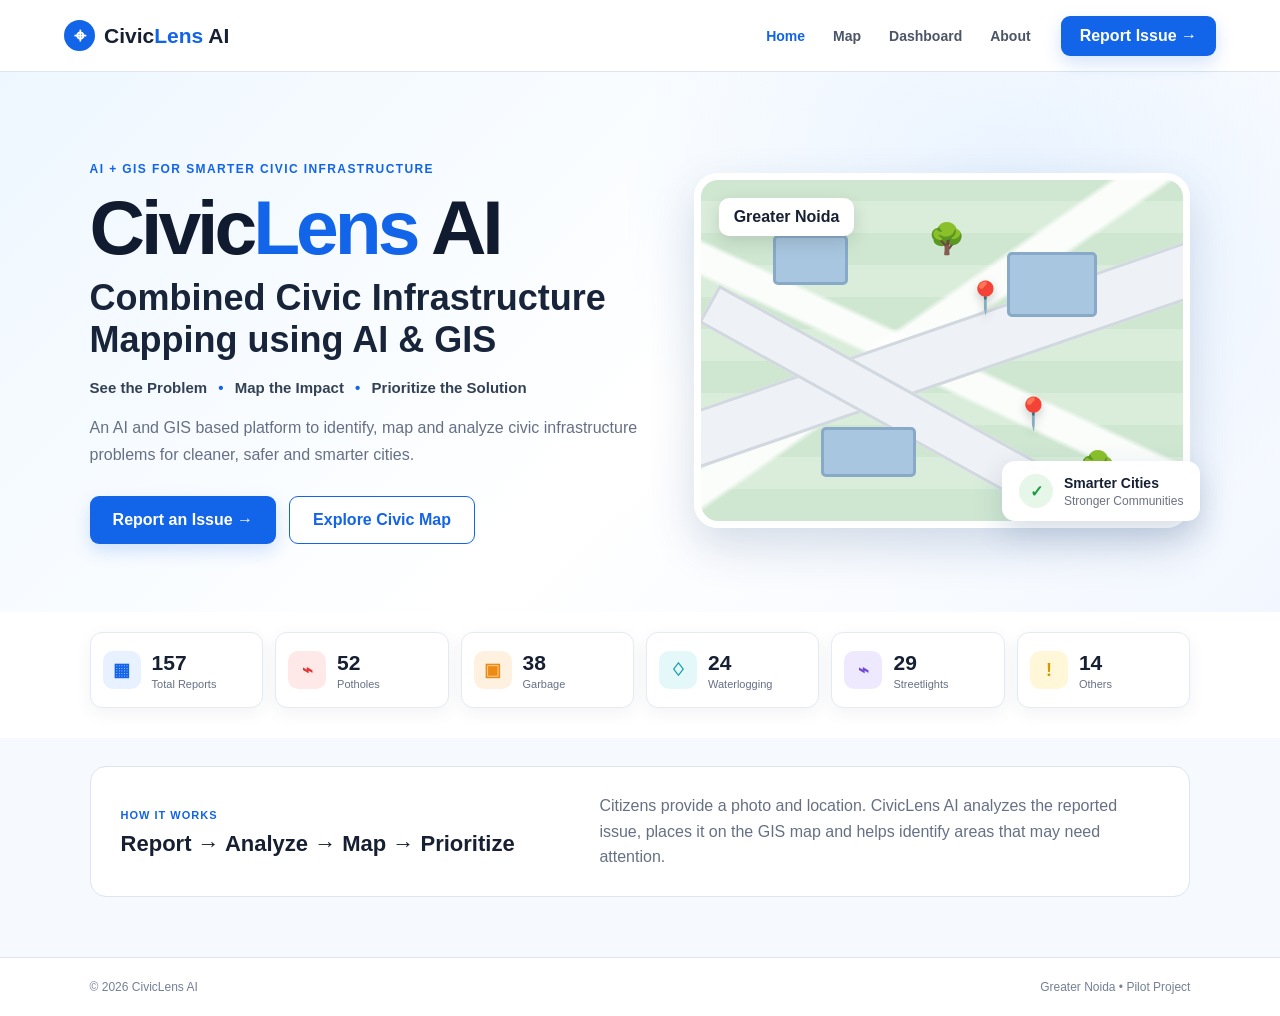
<file: index.html>
<!DOCTYPE html>
<html lang="en">
<head>
  <meta charset="UTF-8" />
  <meta name="viewport" content="width=device-width, initial-scale=1.0" />
  <title>CivicLens AI | Home</title>
  <link rel="stylesheet" href="style.css" />
</head>
<body>
  <header class="navbar">
    <a href="#" class="brand" aria-label="CivicLens AI Home">
      <span class="brand-icon">⌖</span>
      <span>Civic<span>Lens</span> AI</span>
    </a>

    <nav class="nav-links">
      <a href="#" class="active">Home</a>
      <a href="#map">Map</a>
      <a href="#dashboard">Dashboard</a>
      <a href="#about">About</a>
    </nav>

    <button class="btn btn-primary" id="reportBtn">Report Issue <span>→</span></button>
  </header>

  <main>
    <section class="hero">
      <div class="hero-content">
        <p class="eyebrow">AI + GIS FOR SMARTER CIVIC INFRASTRUCTURE</p>

        <h1>Civic<span>Lens</span> AI</h1>

        <h2>Combined Civic Infrastructure<br />Mapping using AI &amp; GIS</h2>

        <p class="tagline">
          See the Problem <b>•</b> Map the Impact <b>•</b> Prioritize the Solution
        </p>

        <p class="hero-text">
          An AI and GIS based platform to identify, map and analyze civic
          infrastructure problems for cleaner, safer and smarter cities.
        </p>

        <div class="hero-actions">
          <button class="btn btn-primary btn-large" id="heroReportBtn">
            Report an Issue <span>→</span>
          </button>
          <button class="btn btn-outline btn-large" id="mapBtn">
            Explore Civic Map
          </button>
        </div>
      </div>

      <div class="hero-visual">
        <div class="map-bg">
          <div class="road road-1"></div>
          <div class="road road-2"></div>
          <div class="city-block block-1"></div>
          <div class="city-block block-2"></div>
          <div class="city-block block-3"></div>
          <div class="tree tree-1">🌳</div>
          <div class="tree tree-2">🌳</div>
          <div class="pin pin-1">📍</div>
          <div class="pin pin-2">📍</div>
          <div class="location-label">Greater Noida</div>
        </div>

        <div class="impact-card">
          <div class="impact-icon">✓</div>
          <div>
            <strong>Smarter Cities</strong>
            <span>Stronger Communities</span>
          </div>
        </div>
      </div>
    </section>

    <section class="stats" aria-label="Civic report summary">
      <article class="stat-card">
        <div class="stat-icon blue">▦</div>
        <div><strong>157</strong><span>Total Reports</span></div>
      </article>

      <article class="stat-card">
        <div class="stat-icon red">⌁</div>
        <div><strong>52</strong><span>Potholes</span></div>
      </article>

      <article class="stat-card">
        <div class="stat-icon orange">▣</div>
        <div><strong>38</strong><span>Garbage</span></div>
      </article>

      <article class="stat-card">
        <div class="stat-icon cyan">♢</div>
        <div><strong>24</strong><span>Waterlogging</span></div>
      </article>

      <article class="stat-card">
        <div class="stat-icon purple">⌁</div>
        <div><strong>29</strong><span>Streetlights</span></div>
      </article>

      <article class="stat-card">
        <div class="stat-icon yellow">!</div>
        <div><strong>14</strong><span>Others</span></div>
      </article>
    </section>

    <section class="quick-info" id="about">
      <div>
        <span class="section-label">HOW IT WORKS</span>
        <h3>Report → Analyze → Map → Prioritize</h3>
      </div>
      <p>
        Citizens provide a photo and location. CivicLens AI analyzes the
        reported issue, places it on the GIS map and helps identify areas
        that may need attention.
      </p>
    </section>

    <section class="hidden-target" id="map"></section>
    <section class="hidden-target" id="dashboard"></section>
  </main>

  <footer>
    <span>© 2026 CivicLens AI</span>
    <span>Greater Noida • Pilot Project</span>
  </footer>

  <script src="script.js"></script>
</body>
</html>
</file>
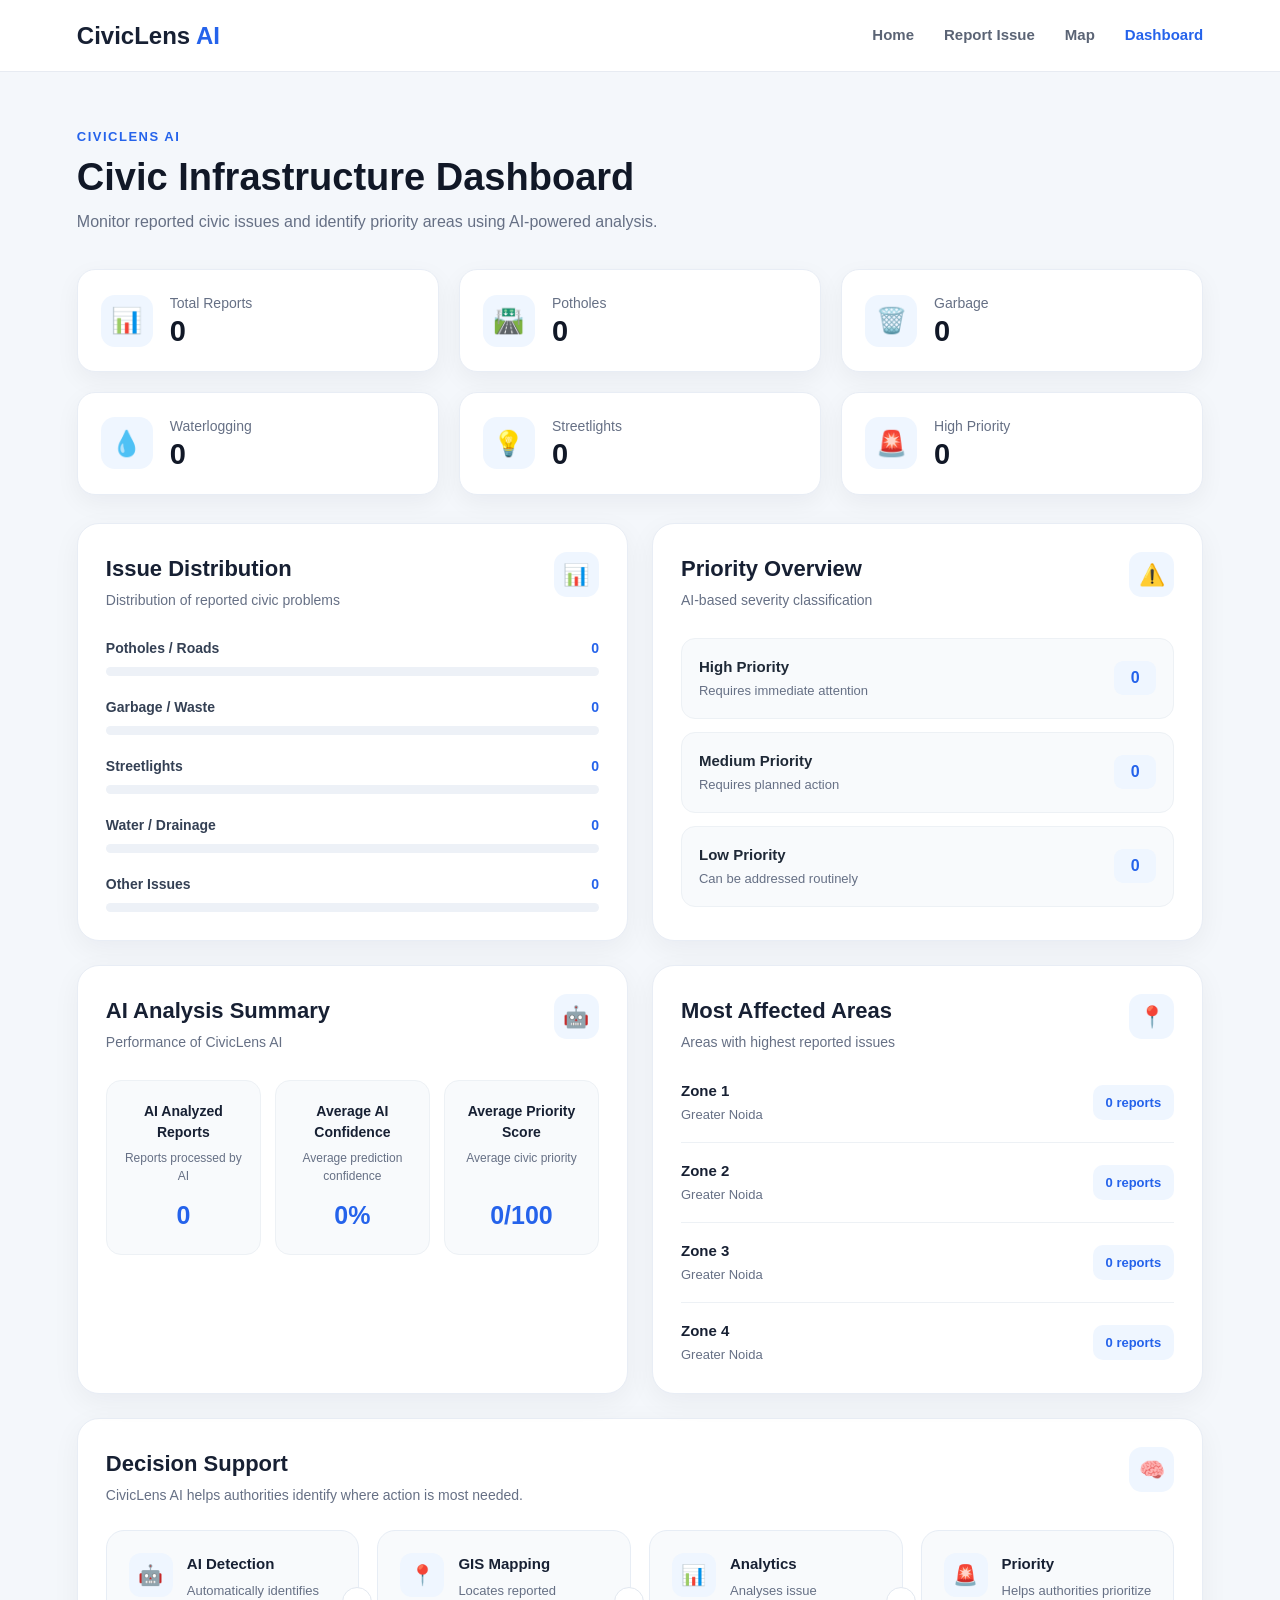
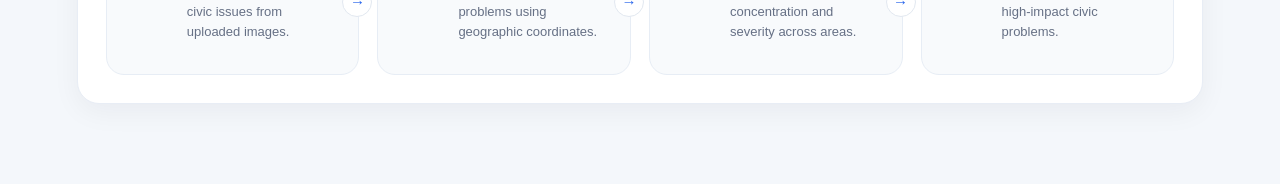
<file: dashboard.html>
<!DOCTYPE html>
<html lang="en">

<head>
    <meta charset="UTF-8">
    <meta name="viewport" content="width=device-width, initial-scale=1.0">

    <title>Dashboard | CivicLens AI</title>

    <link rel="stylesheet" href="dashboard.css">
</head>

<body>

    <!-- ==========================================
         NAVBAR
    =========================================== -->

    <nav class="navbar">

        <div class="logo">
            CivicLens <span>AI</span>
        </div>

        <div class="nav-links">

            <a href="index.html">
                Home
            </a>

            <a href="report.html">
                Report Issue
            </a>

            <a href="map.html">
                Map
            </a>

            <a href="dashboard.html" class="active">
                Dashboard
            </a>

        </div>

    </nav>


    <!-- ==========================================
         MAIN DASHBOARD
    =========================================== -->

    <main class="dashboard-container">


        <!-- PAGE HEADING -->

        <div class="page-heading">

            <p class="small-title">
                CIVICLENS AI
            </p>

            <h1>
                Civic Infrastructure Dashboard
            </h1>

            <p>
                Monitor reported civic issues and identify priority areas
                using AI-powered analysis.
            </p>

        </div>



        <!-- ==========================================
             TOP STATISTICS
        =========================================== -->

        <div class="stats-grid">


            <!-- TOTAL REPORTS -->

            <div class="stat-card">

                <div class="stat-icon">
                    📊
                </div>

                <div>

                    <p>
                        Total Reports
                    </p>

                    <h2 id="totalReports">
                        0
                    </h2>

                </div>

            </div>



            <!-- POTHOLES -->

            <div class="stat-card">

                <div class="stat-icon">
                    🛣️
                </div>

                <div>

                    <p>
                        Potholes
                    </p>

                    <h2 id="potholesCount">
                        0
                    </h2>

                </div>

            </div>



            <!-- GARBAGE -->

            <div class="stat-card">

                <div class="stat-icon">
                    🗑️
                </div>

                <div>

                    <p>
                        Garbage
                    </p>

                    <h2 id="garbageCount">
                        0
                    </h2>

                </div>

            </div>



            <!-- WATERLOGGING -->

            <div class="stat-card">

                <div class="stat-icon">
                    💧
                </div>

                <div>

                    <p>
                        Waterlogging
                    </p>

                    <h2 id="waterloggingCount">
                        0
                    </h2>

                </div>

            </div>



            <!-- STREETLIGHT -->

            <div class="stat-card">

                <div class="stat-icon">
                    💡
                </div>

                <div>

                    <p>
                        Streetlights
                    </p>

                    <h2 id="streetlightsCount">
                        0
                    </h2>

                </div>

            </div>



            <!-- HIGH PRIORITY -->

            <div class="stat-card">

                <div class="stat-icon">
                    🚨
                </div>

                <div>

                    <p>
                        High Priority
                    </p>

                    <h2 id="highPriorityCount">
                        0
                    </h2>

                </div>

            </div>

        </div>



        <!-- ==========================================
             DASHBOARD GRID
        =========================================== -->

        <div class="dashboard-grid">


            <!-- ======================================
                 ISSUE DISTRIBUTION
            ======================================= -->

            <div class="dashboard-card">

                <div class="card-header">

                    <div>

                        <h2>
                            Issue Distribution
                        </h2>

                        <p>
                            Distribution of reported civic problems
                        </p>

                    </div>

                    <span>
                        📊
                    </span>

                </div>


                <div class="bar-list">


                    <!-- POTHOLES -->

                    <div class="bar-item">

                        <div class="bar-label">

                            <span>
                                Potholes / Roads
                            </span>

                            <span id="potholesBarCount">
                                0
                            </span>

                        </div>

                        <div class="bar-background">

                            <div class="bar pothole-bar"
                                 style="width: 0%;">
                            </div>

                        </div>

                    </div>



                    <!-- GARBAGE -->

                    <div class="bar-item">

                        <div class="bar-label">

                            <span>
                                Garbage / Waste
                            </span>

                            <span id="garbageBarCount">
                                0
                            </span>

                        </div>

                        <div class="bar-background">

                            <div class="bar garbage-bar"
                                 style="width: 0%;">
                            </div>

                        </div>

                    </div>



                    <!-- STREETLIGHT -->

                    <div class="bar-item">

                        <div class="bar-label">

                            <span>
                                Streetlights
                            </span>

                            <span id="streetlightsBarCount">
                                0
                            </span>

                        </div>

                        <div class="bar-background">

                            <div class="bar streetlight-bar"
                                 style="width: 0%;">
                            </div>

                        </div>

                    </div>



                    <!-- WATERLOGGING -->

                    <div class="bar-item">

                        <div class="bar-label">

                            <span>
                                Water / Drainage
                            </span>

                            <span id="waterloggingBarCount">
                                0
                            </span>

                        </div>

                        <div class="bar-background">

                            <div class="bar water-bar"
                                 style="width: 0%;">
                            </div>

                        </div>

                    </div>



                    <!-- OTHER -->

                    <div class="bar-item">

                        <div class="bar-label">

                            <span>
                                Other Issues
                            </span>

                            <span id="otherBarCount">
                                0
                            </span>

                        </div>

                        <div class="bar-background">

                            <div class="bar other-bar"
                                 style="width: 0%;">
                            </div>

                        </div>

                    </div>

                </div>

            </div>



            <!-- ======================================
                 PRIORITY OVERVIEW
            ======================================= -->

            <div class="dashboard-card">

                <div class="card-header">

                    <div>

                        <h2>
                            Priority Overview
                        </h2>

                        <p>
                            AI-based severity classification
                        </p>

                    </div>

                    <span>
                        ⚠️
                    </span>

                </div>


                <div class="priority-list">


                    <!-- HIGH -->

                    <div class="priority-item">

                        <div>

                            <strong>
                                High Priority
                            </strong>

                            <p>
                                Requires immediate attention
                            </p>

                        </div>

                        <span id="highPriorityAI">
                            0
                        </span>

                    </div>



                    <!-- MEDIUM -->

                    <div class="priority-item">

                        <div>

                            <strong>
                                Medium Priority
                            </strong>

                            <p>
                                Requires planned action
                            </p>

                        </div>

                        <span id="mediumPriorityAI">
                            0
                        </span>

                    </div>



                    <!-- LOW -->

                    <div class="priority-item">

                        <div>

                            <strong>
                                Low Priority
                            </strong>

                            <p>
                                Can be addressed routinely
                            </p>

                        </div>

                        <span id="lowPriorityAI">
                            0
                        </span>

                    </div>

                </div>

            </div>



            <!-- ======================================
                 AI ANALYSIS SUMMARY
            ======================================= -->

            <div class="dashboard-card">

                <div class="card-header">

                    <div>

                        <h2>
                            AI Analysis Summary
                        </h2>

                        <p>
                            Performance of CivicLens AI
                        </p>

                    </div>

                    <span>
                        🤖
                    </span>

                </div>


                <div class="ai-summary">


                    <!-- AI ANALYZED -->

                    <div class="summary-item">

                        <div>

                            <strong>
                                AI Analyzed Reports
                            </strong>

                            <p>
                                Reports processed by AI
                            </p>

                        </div>

                        <span id="aiAnalyzedCount">
                            0
                        </span>

                    </div>



                    <!-- CONFIDENCE -->

                    <div class="summary-item">

                        <div>

                            <strong>
                                Average AI Confidence
                            </strong>

                            <p>
                                Average prediction confidence
                            </p>

                        </div>

                        <span id="averageConfidence">
                            0%
                        </span>

                    </div>



                    <!-- PRIORITY -->

                    <div class="summary-item">

                        <div>

                            <strong>
                                Average Priority Score
                            </strong>

                            <p>
                                Average civic priority
                            </p>

                        </div>

                        <span id="averagePriority">
                            0/100
                        </span>

                    </div>

                </div>

            </div>



            <!-- ======================================
                 MOST AFFECTED AREAS
            ======================================= -->

            <div class="dashboard-card affected-card">

                <div class="card-header">

                    <div>

                        <h2>
                            Most Affected Areas
                        </h2>

                        <p>
                            Areas with highest reported issues
                        </p>

                    </div>

                    <span>
                        📍
                    </span>

                </div>


                <div class="area-list">


                    <!-- AREA 1 -->

                    <div class="area-item">

                        <div>

                            <strong id="areaName1">
                                Zone 1
                            </strong>

                            <p>
                                Greater Noida
                            </p>

                        </div>

                        <span id="areaCount1">
                            0 reports
                        </span>

                    </div>



                    <!-- AREA 2 -->

                    <div class="area-item">

                        <div>

                            <strong id="areaName2">
                                Zone 2
                            </strong>

                            <p>
                                Greater Noida
                            </p>

                        </div>

                        <span id="areaCount2">
                            0 reports
                        </span>

                    </div>



                    <!-- AREA 3 -->

                    <div class="area-item">

                        <div>

                            <strong id="areaName3">
                                Zone 3
                            </strong>

                            <p>
                                Greater Noida
                            </p>

                        </div>

                        <span id="areaCount3">
                            0 reports
                        </span>

                    </div>



                    <!-- AREA 4 -->

                    <div class="area-item">

                        <div>

                            <strong id="areaName4">
                                Zone 4
                            </strong>

                            <p>
                                Greater Noida
                            </p>

                        </div>

                        <span id="areaCount4">
                            0 reports
                        </span>

                    </div>

                </div>

            </div>

        </div>



        <!-- ==========================================
             DECISION SUPPORT
        =========================================== -->

        <div class="dashboard-card decision-card">

            <div class="card-header">

                <div>

                    <h2>
                        Decision Support
                    </h2>

                    <p>
                        CivicLens AI helps authorities identify
                        where action is most needed.
                    </p>

                </div>

                <span>
                    🧠
                </span>

            </div>


            <div class="decision-content">


                <div class="decision-box">

                    <span>
                        🤖
                    </span>

                    <div>

                        <strong>
                            AI Detection
                        </strong>

                        <p>
                            Automatically identifies civic issues
                            from uploaded images.
                        </p>

                    </div>

                </div>



                <div class="decision-box">

                    <span>
                        📍
                    </span>

                    <div>

                        <strong>
                            GIS Mapping
                        </strong>

                        <p>
                            Locates reported problems using
                            geographic coordinates.
                        </p>

                    </div>

                </div>



                <div class="decision-box">

                    <span>
                        📊
                    </span>

                    <div>

                        <strong>
                            Analytics
                        </strong>

                        <p>
                            Analyses issue concentration and
                            severity across areas.
                        </p>

                    </div>

                </div>



                <div class="decision-box">

                    <span>
                        🚨
                    </span>

                    <div>

                        <strong>
                            Priority
                        </strong>

                        <p>
                            Helps authorities prioritize
                            high-impact civic problems.
                        </p>

                    </div>

                </div>

            </div>

        </div>


    </main>


    <!-- ==========================================
         JAVASCRIPT
    =========================================== -->

    <script src="dashboard.js"></script>

</body>

</html>
</file>
<file: style.css>
* {
  box-sizing: border-box;
  margin: 0;
  padding: 0;
}

:root {
  --blue: #1264e8;
  --blue-dark: #0b2f63;
  --text: #172033;
  --muted: #667085;
  --border: #dce5f0;
  --bg: #f6f9fd;
}

html {
  scroll-behavior: smooth;
}

body {
  font-family: Arial, Helvetica, sans-serif;
  color: var(--text);
  background: var(--bg);
}

button, a {
  font: inherit;
}

button {
  cursor: pointer;
}

.navbar {
  height: 72px;
  display: flex;
  align-items: center;
  gap: 30px;
  padding: 0 5%;
  background: rgba(255,255,255,.96);
  border-bottom: 1px solid var(--border);
  position: sticky;
  top: 0;
  z-index: 10;
}

.brand {
  display: flex;
  align-items: center;
  gap: 9px;
  color: var(--text);
  text-decoration: none;
  font-size: 21px;
  font-weight: 800;
  white-space: nowrap;
}

.brand > span:last-child > span {
  color: var(--blue);
}

.brand-icon {
  width: 31px;
  height: 31px;
  display: grid;
  place-items: center;
  color: white;
  background: var(--blue);
  border-radius: 50%;
  font-size: 21px;
}

.nav-links {
  display: flex;
  gap: 28px;
  margin-left: auto;
}

.nav-links a {
  text-decoration: none;
  color: #4b5565;
  font-size: 14px;
  font-weight: 600;
}

.nav-links a:hover,
.nav-links a.active {
  color: var(--blue);
}

.btn {
  border: 0;
  border-radius: 9px;
  padding: 11px 19px;
  font-weight: 700;
  transition: .2s ease;
}

.btn-primary {
  color: white;
  background: var(--blue);
  box-shadow: 0 7px 18px rgba(18,100,232,.18);
}

.btn-primary:hover {
  transform: translateY(-1px);
  background: #0c56d0;
}

.btn-outline {
  color: var(--blue);
  background: white;
  border: 1.5px solid var(--blue);
}

.btn-outline:hover {
  background: #eef5ff;
}

.btn-large {
  padding: 14px 23px;
}

.hero {
  min-height: 540px;
  padding: 64px 7% 42px;
  display: grid;
  grid-template-columns: 1.05fr .95fr;
  align-items: center;
  gap: 55px;
  background:
    radial-gradient(circle at 78% 25%, rgba(67,153,255,.12), transparent 35%),
    linear-gradient(135deg, #eef7ff 0%, #ffffff 55%, #f2f7ff 100%);
}

.eyebrow {
  color: var(--blue);
  font-size: 12px;
  letter-spacing: 1.4px;
  font-weight: 800;
  margin-bottom: 15px;
}

.hero h1 {
  font-size: clamp(52px, 6vw, 82px);
  line-height: .95;
  letter-spacing: -4px;
  color: #111b30;
}

.hero h1 span {
  color: var(--blue);
}

.hero h2 {
  margin-top: 13px;
  font-size: clamp(24px, 3vw, 36px);
  line-height: 1.15;
  color: #18243a;
}

.tagline {
  margin-top: 19px;
  font-size: 15px;
  font-weight: 700;
  color: #334155;
}

.tagline b {
  color: var(--blue);
  padding: 0 7px;
}

.hero-text {
  max-width: 590px;
  margin-top: 18px;
  color: var(--muted);
  line-height: 1.7;
  font-size: 16px;
}

.hero-actions {
  display: flex;
  gap: 13px;
  margin-top: 27px;
  flex-wrap: wrap;
}

.hero-visual {
  min-height: 360px;
  position: relative;
}

.map-bg {
  height: 355px;
  border-radius: 24px;
  position: relative;
  overflow: hidden;
  background:
    linear-gradient(25deg, transparent 43%, rgba(255,255,255,.9) 44%, rgba(255,255,255,.9) 49%, transparent 50%),
    linear-gradient(145deg, transparent 42%, rgba(255,255,255,.9) 43%, rgba(255,255,255,.9) 48%, transparent 49%),
    repeating-linear-gradient(0deg, #cfe7d1 0 32px, #d9edda 32px 64px);
  border: 7px solid white;
  box-shadow: 0 18px 45px rgba(35,73,120,.18);
}

.road {
  position: absolute;
  background: #eef1f5;
  border: 3px solid #d2d8df;
  transform: rotate(-19deg);
}

.road-1 {
  width: 125%;
  height: 56px;
  left: -10%;
  top: 42%;
}

.road-2 {
  width: 105%;
  height: 43px;
  left: -5%;
  top: 66%;
  transform: rotate(29deg);
}

.city-block {
  position: absolute;
  width: 75px;
  height: 50px;
  background: #a8c6df;
  border: 3px solid #88aac8;
  border-radius: 5px;
}

.block-1 { top: 16%; left: 15%; }
.block-2 { top: 21%; right: 18%; width: 90px; height: 65px; }
.block-3 { bottom: 13%; left: 25%; width: 95px; }

.tree {
  position: absolute;
  font-size: 30px;
}

.tree-1 { top: 12%; left: 47%; }
.tree-2 { bottom: 11%; right: 14%; }

.pin {
  position: absolute;
  font-size: 31px;
  filter: drop-shadow(0 4px 5px rgba(0,0,0,.2));
}

.pin-1 { top: 29%; left: 55%; }
.pin-2 { bottom: 26%; right: 27%; }

.location-label {
  position: absolute;
  top: 18px;
  left: 18px;
  background: white;
  color: #172033;
  padding: 10px 15px;
  border-radius: 10px;
  font-weight: 800;
  box-shadow: 0 6px 18px rgba(0,0,0,.12);
}

.impact-card {
  position: absolute;
  right: -10px;
  bottom: 12px;
  display: flex;
  align-items: center;
  gap: 11px;
  padding: 13px 17px;
  background: white;
  border-radius: 13px;
  box-shadow: 0 12px 30px rgba(35,73,120,.18);
}

.impact-icon {
  width: 34px;
  height: 34px;
  display: grid;
  place-items: center;
  border-radius: 50%;
  background: #e6f7e9;
  color: #1d9b42;
  font-weight: 900;
}

.impact-card strong,
.impact-card span {
  display: block;
}

.impact-card strong {
  font-size: 14px;
}

.impact-card span {
  font-size: 12px;
  color: #6b7280;
  margin-top: 3px;
}

.stats {
  display: grid;
  grid-template-columns: repeat(6, 1fr);
  gap: 12px;
  padding: 20px 7% 30px;
  background: white;
}

.stat-card {
  min-height: 76px;
  display: flex;
  align-items: center;
  gap: 11px;
  padding: 12px;
  background: white;
  border: 1px solid #e4eaf2;
  border-radius: 12px;
  box-shadow: 0 5px 18px rgba(30,55,90,.06);
}

.stat-icon {
  width: 38px;
  height: 38px;
  display: grid;
  place-items: center;
  border-radius: 10px;
  font-weight: 900;
  font-size: 18px;
}

.stat-icon.blue { background:#e8f1ff; color:#1264e8; }
.stat-icon.red { background:#ffe8e8; color:#e33434; }
.stat-icon.orange { background:#fff1df; color:#ed8a13; }
.stat-icon.cyan { background:#e4f8fa; color:#159ca8; }
.stat-icon.purple { background:#eee9ff; color:#7047db; }
.stat-icon.yellow { background:#fff7d8; color:#d39a00; }

.stat-card strong,
.stat-card span {
  display: block;
}

.stat-card strong {
  font-size: 21px;
}

.stat-card span {
  margin-top: 3px;
  font-size: 11px;
  color: var(--muted);
}

.quick-info {
  width: 86%;
  max-width: 1180px;
  margin: 28px auto 60px;
  padding: 26px 30px;
  display: flex;
  align-items: center;
  justify-content: space-between;
  gap: 30px;
  background: white;
  border: 1px solid var(--border);
  border-radius: 16px;
}

.section-label {
  color: var(--blue);
  font-size: 11px;
  letter-spacing: 1px;
  font-weight: 800;
}

.quick-info h3 {
  margin-top: 8px;
  font-size: 22px;
}

.quick-info p {
  max-width: 560px;
  color: var(--muted);
  line-height: 1.6;
}

.hidden-target {
  scroll-margin-top: 100px;
}

footer {
  padding: 22px 7%;
  display: flex;
  justify-content: space-between;
  color: #738096;
  font-size: 12px;
  border-top: 1px solid var(--border);
  background: white;
}

@media (max-width: 1050px) {
  .stats {
    grid-template-columns: repeat(3, 1fr);
  }

  .hero {
    grid-template-columns: 1fr;
  }

  .hero-visual {
    max-width: 720px;
    width: 100%;
  }
}

@media (max-width: 700px) {
  .navbar {
    padding: 0 4%;
    gap: 12px;
  }

  .nav-links {
    display: none;
  }

  .navbar .btn {
    margin-left: auto;
    padding: 9px 12px;
    font-size: 12px;
  }

  .hero {
    padding: 45px 5% 30px;
  }

  .stats {
    grid-template-columns: repeat(2, 1fr);
    padding-left: 5%;
    padding-right: 5%;
  }

  .quick-info {
    width: 90%;
    flex-direction: column;
    align-items: flex-start;
  }

  footer {
    padding: 18px 5%;
  }
}
</file>
<file: dashboard.css>
/* ==========================================
   CIVICLENS AI - DASHBOARD
   ========================================== */

* {
    margin: 0;
    padding: 0;
    box-sizing: border-box;
}

body {
    font-family: Arial, Helvetica, sans-serif;
    background: #f4f7fb;
    color: #172033;
    line-height: 1.5;
}


/* ==========================================
   NAVBAR
   ========================================== */

.navbar {
    width: 100%;
    height: 72px;
    background: #ffffff;
    display: flex;
    align-items: center;
    justify-content: space-between;
    padding: 0 6%;
    border-bottom: 1px solid #e7ebf2;
    position: sticky;
    top: 0;
    z-index: 1000;
}

.logo {
    font-size: 24px;
    font-weight: 800;
    color: #172033;
}

.logo span {
    color: #2563eb;
}

.nav-links {
    display: flex;
    align-items: center;
    gap: 30px;
}

.nav-links a {
    text-decoration: none;
    color: #5b6475;
    font-size: 15px;
    font-weight: 600;
    transition: 0.2s ease;
}

.nav-links a:hover {
    color: #2563eb;
}

.nav-links a.active {
    color: #2563eb;
}


/* ==========================================
   MAIN CONTAINER
   ========================================== */

.dashboard-container {
    width: 88%;
    max-width: 1400px;
    margin: 0 auto;
    padding: 55px 0 80px;
}


/* ==========================================
   PAGE HEADING
   ========================================== */

.page-heading {
    margin-bottom: 35px;
}

.small-title {
    color: #2563eb;
    font-size: 13px;
    font-weight: 800;
    letter-spacing: 1.5px;
    margin-bottom: 8px;
}

.page-heading h1 {
    font-size: 38px;
    line-height: 1.2;
    color: #111827;
    margin-bottom: 10px;
}

.page-heading > p:last-child {
    color: #667085;
    font-size: 16px;
    max-width: 700px;
}


/* ==========================================
   TOP STATISTICS
   ========================================== */

.stats-grid {
    display: grid;
    grid-template-columns: repeat(3, 1fr);
    gap: 20px;
    margin-bottom: 28px;
}

.stat-card {
    background: #ffffff;
    border: 1px solid #e8edf5;
    border-radius: 18px;
    padding: 23px;
    display: flex;
    align-items: center;
    gap: 17px;
    box-shadow: 0 8px 25px rgba(15, 23, 42, 0.05);
    transition: transform 0.2s ease, box-shadow 0.2s ease;
}

.stat-card:hover {
    transform: translateY(-3px);
    box-shadow: 0 12px 30px rgba(15, 23, 42, 0.08);
}

.stat-icon {
    width: 52px;
    height: 52px;
    border-radius: 14px;
    background: #eff6ff;
    display: flex;
    align-items: center;
    justify-content: center;
    font-size: 25px;
    flex-shrink: 0;
}

.stat-card p {
    color: #667085;
    font-size: 14px;
    margin-bottom: 2px;
}

.stat-card h2 {
    color: #111827;
    font-size: 29px;
    line-height: 1.1;
}


/* ==========================================
   DASHBOARD GRID
   ========================================== */

.dashboard-grid {
    display: grid;
    grid-template-columns: 1fr 1fr;
    gap: 24px;
}


/* ==========================================
   DASHBOARD CARDS
   ========================================== */

.dashboard-card {
    background: #ffffff;
    border: 1px solid #e8edf5;
    border-radius: 22px;
    padding: 28px;
    box-shadow: 0 8px 28px rgba(15, 23, 42, 0.05);
}

.card-header {
    display: flex;
    align-items: flex-start;
    justify-content: space-between;
    gap: 20px;
    margin-bottom: 27px;
}

.card-header h2 {
    color: #172033;
    font-size: 22px;
    margin-bottom: 5px;
}

.card-header p {
    color: #667085;
    font-size: 14px;
}

.card-header > span {
    width: 45px;
    height: 45px;
    border-radius: 13px;
    background: #eff6ff;
    display: flex;
    align-items: center;
    justify-content: center;
    font-size: 21px;
    flex-shrink: 0;
}


/* ==========================================
   ISSUE DISTRIBUTION
   ========================================== */

.bar-list {
    display: flex;
    flex-direction: column;
    gap: 21px;
}

.bar-item {
    width: 100%;
}

.bar-label {
    display: flex;
    justify-content: space-between;
    align-items: center;
    margin-bottom: 8px;
    font-size: 14px;
    color: #344054;
    font-weight: 600;
}

.bar-label span:last-child {
    color: #2563eb;
    font-weight: 700;
}

.bar-background {
    width: 100%;
    height: 9px;
    background: #edf1f7;
    border-radius: 20px;
    overflow: hidden;
}

.bar {
    height: 100%;
    border-radius: 20px;
    background: #2563eb;
    transition: width 0.6s ease;
}


/* ==========================================
   PRIORITY OVERVIEW
   ========================================== */

.priority-list {
    display: flex;
    flex-direction: column;
    gap: 13px;
}

.priority-item {
    display: flex;
    align-items: center;
    justify-content: space-between;
    gap: 15px;
    padding: 17px;
    border-radius: 14px;
    background: #f8fafc;
    border: 1px solid #edf1f5;
}

.priority-item strong {
    display: block;
    font-size: 15px;
    color: #1f2937;
    margin-bottom: 3px;
}

.priority-item p {
    color: #667085;
    font-size: 13px;
}

.priority-item > span {
    min-width: 42px;
    height: 34px;
    padding: 0 10px;
    border-radius: 9px;
    background: #eff6ff;
    color: #2563eb;
    display: flex;
    align-items: center;
    justify-content: center;
    font-weight: 800;
}


/* ==========================================
   AI ANALYSIS SUMMARY
   ========================================== */

.ai-summary {
    display: grid;
    grid-template-columns: repeat(3, 1fr);
    gap: 14px;
}

.summary-item {
    padding: 20px 15px;
    border-radius: 15px;
    background: #f8fafc;
    border: 1px solid #edf1f5;
    text-align: center;
}

.summary-item strong {
    display: block;
    color: #172033;
    font-size: 14px;
    margin-bottom: 6px;
}

.summary-item p {
    color: #667085;
    font-size: 12px;
    min-height: 36px;
}

.summary-item > span {
    display: block;
    color: #2563eb;
    font-size: 25px;
    font-weight: 800;
    margin-top: 12px;
}


/* ==========================================
   MOST AFFECTED AREAS
   ========================================== */

.affected-card {
    min-height: 100%;
}

.area-list {
    display: flex;
    flex-direction: column;
}

.area-item {
    display: flex;
    align-items: center;
    justify-content: space-between;
    gap: 20px;
    padding: 17px 0;
    border-bottom: 1px solid #edf1f5;
}

.area-item:first-child {
    padding-top: 0;
}

.area-item:last-child {
    border-bottom: none;
    padding-bottom: 0;
}

.area-item strong {
    display: block;
    color: #172033;
    font-size: 15px;
    margin-bottom: 3px;
}

.area-item p {
    color: #667085;
    font-size: 13px;
}

.area-item > span {
    background: #eff6ff;
    color: #2563eb;
    padding: 8px 13px;
    border-radius: 10px;
    font-size: 13px;
    font-weight: 800;
    white-space: nowrap;
}


/* ==========================================
   DECISION SUPPORT
   ========================================== */

.decision-card {
    grid-column: 1 / -1;
    margin-top: 24px;
}

.decision-card .card-header {
    margin-bottom: 24px;
}

.decision-content {
    display: grid;
    grid-template-columns: repeat(4, 1fr);
    gap: 18px;
}

.decision-box {
    position: relative;
    min-height: 145px;
    padding: 22px;
    border-radius: 18px;
    background: #f8fafc;
    border: 1px solid #e7edf5;

    display: flex;
    align-items: flex-start;
    gap: 14px;

    transition:
        transform 0.2s ease,
        box-shadow 0.2s ease,
        border-color 0.2s ease;
}

.decision-box:hover {
    transform: translateY(-4px);
    border-color: #cdddfb;
    box-shadow: 0 12px 28px rgba(37, 99, 235, 0.08);
}

.decision-box > span {
    width: 44px;
    height: 44px;

    border-radius: 12px;

    background: #eff6ff;

    display: flex;
    align-items: center;
    justify-content: center;

    font-size: 20px;

    flex-shrink: 0;
}

.decision-box strong {
    display: block;

    color: #172033;

    font-size: 15px;
    font-weight: 800;

    margin-bottom: 6px;
}

.decision-box p {
    color: #667085;

    font-size: 13px;

    line-height: 1.55;
}


/* Small process indicator */

.decision-box::after {
    content: "→";

    position: absolute;

    right: -14px;
    top: 50%;

    transform: translateY(-50%);

    width: 28px;
    height: 28px;

    border-radius: 50%;

    background: #ffffff;

    border: 1px solid #e2e8f0;

    display: flex;
    align-items: center;
    justify-content: center;

    color: #2563eb;

    font-size: 15px;
    font-weight: 800;

    z-index: 2;
}


/* Last card doesn't need arrow */

.decision-box:last-child::after {
    display: none;
}


/* ==========================================
   DECISION SUPPORT RESPONSIVE
   ========================================== */

@media (max-width: 1000px) {

    .decision-content {
        grid-template-columns: repeat(2, 1fr);
    }

    .decision-box::after {
        display: none;
    }

}


@media (max-width: 650px) {

    .decision-content {
        grid-template-columns: 1fr;
    }

    .decision-box {
        min-height: auto;
    }

}


/* ==========================================
   RESPONSIVE - TABLET
   ========================================== */

@media (max-width: 1000px) {

    .stats-grid {
        grid-template-columns: repeat(2, 1fr);
    }

    .dashboard-grid {
        grid-template-columns: 1fr;
    }

    .decision-card {
        grid-column: auto;
    }

    .decision-content {
        grid-template-columns: repeat(2, 1fr);
    }

  .ai-summary {
    grid-template-columns: repeat(3, 1fr);
}

}


/* ==========================================
   RESPONSIVE - MOBILE
   ========================================== */

@media (max-width: 650px) {

    .navbar {
        height: auto;
        min-height: 70px;
        padding: 15px 5%;
        flex-direction: column;
        gap: 14px;
    }

    .nav-links {
        gap: 15px;
        flex-wrap: wrap;
        justify-content: center;
    }

    .nav-links a {
        font-size: 13px;
    }

    .dashboard-container {
        width: 92%;
        padding: 35px 0 60px;
    }

    .page-heading h1 {
        font-size: 29px;
    }

    .stats-grid {
        grid-template-columns: 1fr;
    }

    .dashboard-card {
        padding: 21px;
        border-radius: 18px;
    }

    .card-header h2 {
        font-size: 19px;
    }

    .decision-content {
        grid-template-columns: 1fr;
    }

    .area-item {
        align-items: flex-start;
    }

}
</file>
